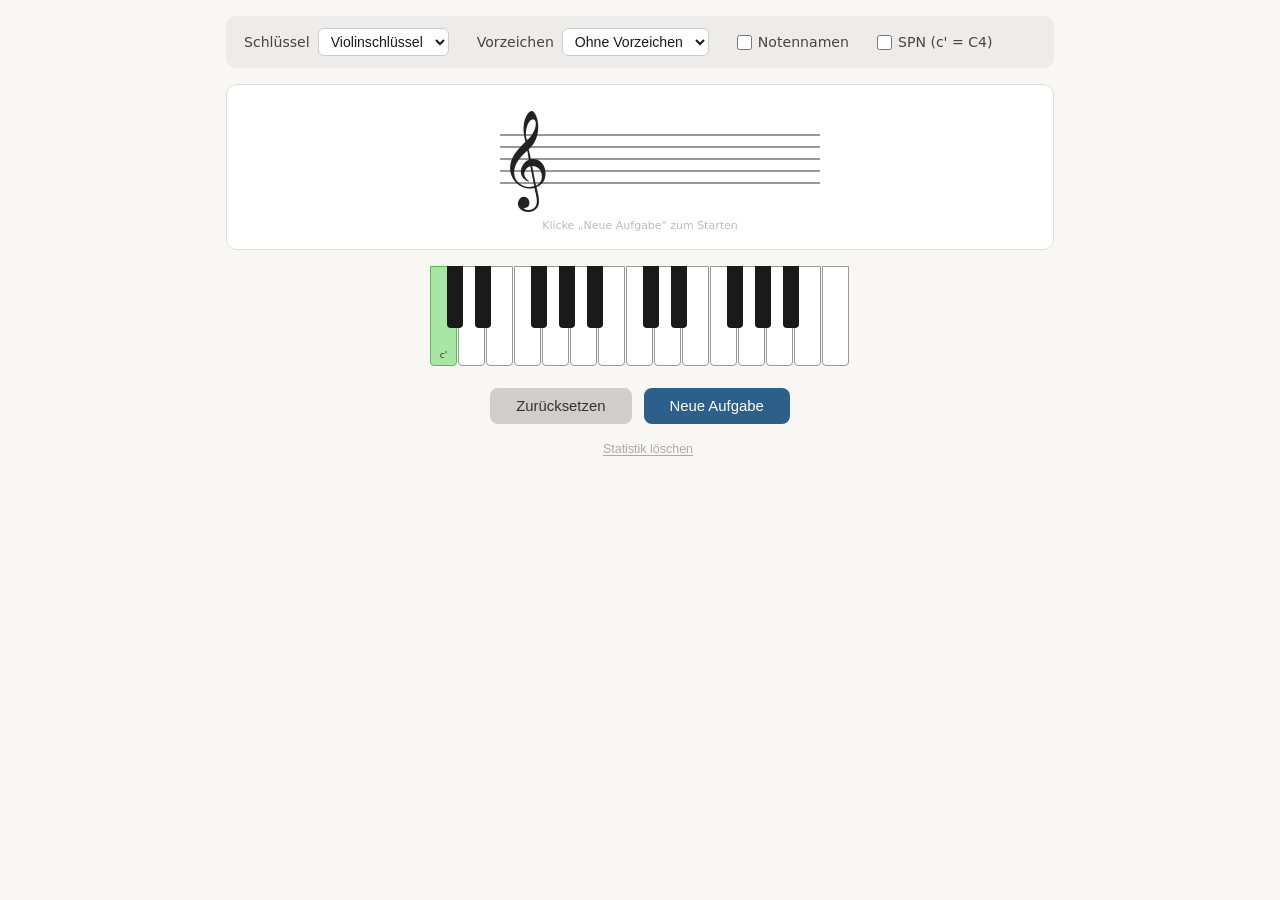
<file: toene-im-bass-und-violinschluessel/index.html>
<!DOCTYPE html>
<html lang="de">
<head>
  <meta charset="UTF-8">
  <meta name="viewport" content="width=device-width, initial-scale=1.0">
  <title>Chromatische Töne im Bass- und Violinschlüssel</title>
  <link rel="stylesheet" href="style.css">
</head>
<body>
  <div class="app">
    <section class="settings">
      <div class="setting-item">
        <label for="clef-select">Schlüssel</label>
        <select id="clef-select">
          <option value="treble">Violinschlüssel</option>
          <option value="bass">Bassschlüssel</option>
          <option value="both">Beide</option>
        </select>
      </div>
      <div class="setting-item">
        <label for="acc-select">Vorzeichen</label>
        <select id="acc-select">
          <option value="naturals">Ohne Vorzeichen</option>
          <option value="sharps">Nur Kreuze (#)</option>
          <option value="flats">Nur Bes (b)</option>
          <option value="all">Alle Töne</option>
        </select>
      </div>
      <div class="setting-item">
        <label class="checkbox-label">
          <input type="checkbox" id="show-names">
          <span>Notennamen</span>
        </label>
      </div>
      <div class="setting-item">
        <label class="checkbox-label">
          <input type="checkbox" id="intl-notation">
          <span>SPN (c' = C4)</span>
        </label>
      </div>
    </section>

    <section class="staff-section">
      <svg id="staff-svg" viewBox="0 0 420 140" xmlns="http://www.w3.org/2000/svg"></svg>
    </section>

    <section class="keyboard-section">
      <div class="keyboard-wrap">
        <div id="keyboard" class="keyboard"></div>
      </div>
    </section>

    <section class="controls">
      <button id="btn-reset" class="btn btn-secondary">Zurücksetzen</button>
      <button id="btn-new" class="btn btn-primary">Neue Aufgabe</button>
    </section>

    <section class="stats" id="stats-section" hidden>
      <span id="stats-text"></span>
      <button id="btn-stats-reset" class="stats-reset">Statistik löschen</button>
    </section>
  </div>

  <script src="script.js"></script>
</body>
</html>
</file>
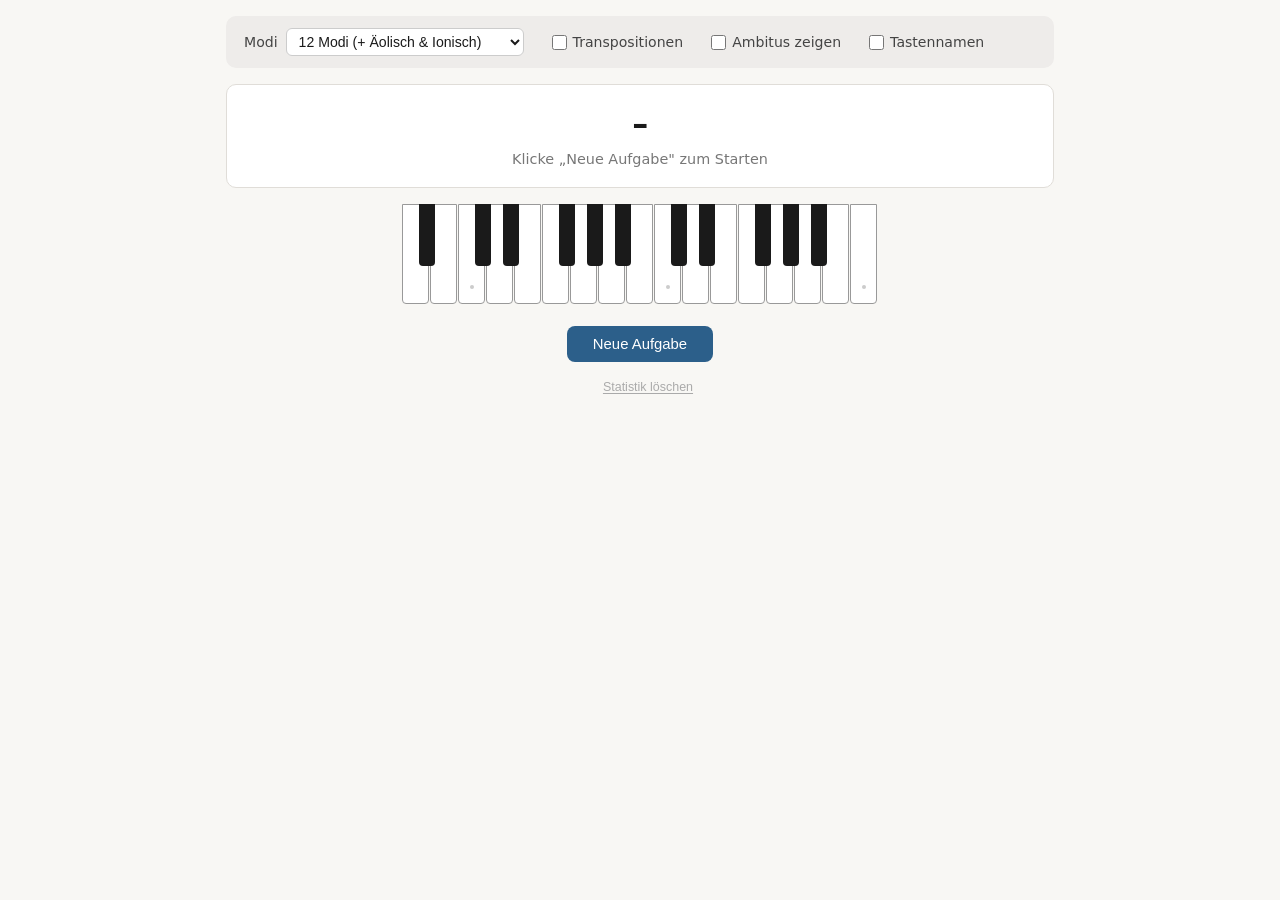
<file: tonleitern-und-skalen/index.html>
<!DOCTYPE html>
<html lang="de">
<head>
  <meta charset="UTF-8">
  <meta name="viewport" content="width=device-width, initial-scale=1.0">
  <title>Tonmaterial der Kirchentonarten</title>
  <link rel="stylesheet" href="style.css">
</head>
<body>
  <div class="app">
    <section class="settings">
      <div class="setting-item">
        <label for="mode-filter">Modi</label>
        <select id="mode-filter">
          <optgroup label="Einzelne Modi">
            <option value="m-Dorisch">Dorisch</option>
            <option value="m-Hypodorisch">Hypodorisch</option>
            <option value="m-Phrygisch">Phrygisch</option>
            <option value="m-Hypophrygisch">Hypophrygisch</option>
            <option value="m-Lydisch">Lydisch</option>
            <option value="m-Hypolydisch">Hypolydisch</option>
            <option value="m-Mixolydisch">Mixolydisch</option>
            <option value="m-Hypomixolydisch">Hypomixolydisch</option>
            <option value="m-Äolisch">Äolisch</option>
            <option value="m-Hypoäolisch">Hypoäolisch</option>
            <option value="m-Ionisch">Ionisch</option>
            <option value="m-Hypoionisch">Hypoionisch</option>
            <option value="m-Lokrisch">Lokrisch</option>
            <option value="m-Hypolokrisch">Hypolokrisch</option>
          </optgroup>
          <optgroup label="Gruppen">
            <option value="8">8 Modi (Dorisch–Mixolydisch)</option>
            <option value="12" selected>12 Modi (+ Äolisch &amp; Ionisch)</option>
            <option value="all">Alle (mit Lokrisch)</option>
          </optgroup>
        </select>
      </div>
      <div class="setting-item">
        <label class="checkbox-label">
          <input type="checkbox" id="transpositionen" autocomplete="off">
          <span>Transpositionen</span>
        </label>
      </div>
      <div class="setting-item">
        <label class="checkbox-label">
          <input type="checkbox" id="show-ambitus" autocomplete="off">
          <span>Ambitus zeigen</span>
        </label>
      </div>
      <div class="setting-item">
        <label class="checkbox-label">
          <input type="checkbox" id="show-names" autocomplete="off">
          <span>Tastennamen</span>
        </label>
      </div>
    </section>

    <section class="mode-display">
      <div class="mode-name" id="mode-name">–</div>
      <div class="mode-info" id="mode-info">Klicke „Neue Aufgabe" zum Starten</div>
    </section>

    <section class="keyboard-section">
      <div class="keyboard-wrap">
        <div id="keyboard" class="keyboard"></div>
      </div>
    </section>

    <section class="controls">
      <button id="btn-new" class="btn btn-primary">Neue Aufgabe</button>
    </section>

    <section class="stats" id="stats-section" hidden>
      <span id="stats-text"></span>
      <button id="btn-stats-reset" class="stats-reset">Statistik löschen</button>
    </section>
  </div>
  <script src="script.js"></script>
</body>
</html>
</file>
<file: toene-im-bass-und-violinschluessel/style.css>
*, *::before, *::after { box-sizing: border-box; margin: 0; padding: 0; }

body {
  font-family: system-ui, -apple-system, sans-serif;
  background: #f8f7f4;
  color: #1a1a1a;
}

.app {
  max-width: 860px;
  margin: 0 auto;
  padding: 16px;
  display: flex;
  flex-direction: column;
  gap: 16px;
}

h1 { font-size: 1.4rem; font-weight: 600; letter-spacing: -0.02em; }

/* Settings */
.settings {
  background: #eeecea;
  border-radius: 10px;
  padding: 12px 18px;
  display: flex;
  flex-wrap: wrap;
  gap: 10px 28px;
  align-items: center;
}
.setting-item { display: flex; align-items: center; gap: 8px; }
label { font-size: 0.88rem; color: #444; }
select {
  font-size: 0.88rem;
  padding: 4px 8px;
  border: 1px solid #ccc;
  border-radius: 6px;
  background: white;
  color: #1a1a1a;
  cursor: pointer;
}
.checkbox-label {
  display: flex;
  align-items: center;
  gap: 6px;
  cursor: pointer;
  font-size: 0.88rem;
  color: #444;
}
.checkbox-label input[type="checkbox"] {
  width: 15px; height: 15px;
  cursor: pointer;
  accent-color: #2c5f8a;
}

/* Staff */
.staff-section {
  background: white;
  border: 1px solid #e0ddd8;
  border-radius: 10px;
  padding: 12px 16px;
  display: flex;
  justify-content: center;
}
#staff-svg {
  width: 100%;
  max-width: 420px;
  height: auto;
  display: block;
}
.staff-line   { stroke: #333; stroke-width: 1.2; }
.ledger-line  { stroke: #333; stroke-width: 1.2; }
.clef-symbol  {
  fill: #222;
  font-family: 'Segoe UI Symbol', 'Apple Symbols', 'FreeSerif', serif;
  position: absolute;
}
.note-head    { fill: #1a1a1a; }
.note-stem    { stroke: #1a1a1a; stroke-width: 1.6; }
.accidental   {
  fill: #1a1a1a;
  font-family: 'Segoe UI Symbol', 'Apple Symbols', 'FreeSerif', serif;
}
.note-name-label {
  font-family: system-ui, sans-serif;
  font-size: 11px;
  fill: #555;
  text-anchor: middle;
}

/* Keyboard */
.keyboard-section { display: flex; justify-content: center; }
.keyboard-wrap {
  overflow-x: auto;
  padding-bottom: 6px;
  max-width: 100%;
}
.keyboard { position: relative; }

.key {
  position: absolute;
  top: 0;
  border-radius: 0 0 4px 4px;
  cursor: pointer;
  user-select: none;
  transition: background-color 0.08s;
}
.key.white {
  background: #fff;
  border: 1px solid #999;
  width: 27px;
  height: 100px;
  z-index: 1;
}
.key.black {
  background: #1a1a1a;
  width: 16px;
  height: 62px;
  z-index: 2;
}
.key.white:hover { background: #eef4ff; }
.key.black:hover { background: #3a3a3a; }
.key.middle-c    { background: #a8e6a3 !important; border-color: #5cb85c !important; }
.key.correct     { background: #a8e6a3 !important; border-color: #5cb85c !important; }
.key.incorrect   { background: #f4a582 !important; border-color: #e06030 !important; }

/* Note label on key — shown only on the correct (green) key after answering */
.key .key-label {
  display: none;
  position: absolute;
  bottom: 5px;
  left: 0; right: 0;
  text-align: center;
  font-size: 9px;
  color: #333;
  pointer-events: none;
}
.key .key-label.visible { display: block; }

/* Stats */
.stats {
  display: flex;
  align-items: center;
  justify-content: center;
  gap: 16px;
  font-size: 0.85rem;
  color: #666;
}
#stats-text { letter-spacing: 0.01em; }
.stats-reset {
  background: none;
  border: none;
  font-size: 0.78rem;
  color: #aaa;
  cursor: pointer;
  padding: 2px 4px;
  text-decoration: underline;
  text-underline-offset: 2px;
}
.stats-reset:hover { color: #555; }

/* Controls */
.controls { display: flex; gap: 12px; justify-content: center; }
.btn {
  padding: 10px 26px;
  font-size: 0.93rem;
  font-weight: 500;
  border: none;
  border-radius: 8px;
  cursor: pointer;
  transition: opacity 0.1s, transform 0.1s;
}
.btn:hover   { opacity: 0.87; }
.btn:active  { transform: scale(0.97); }
.btn-primary   { background: #2c5f8a; color: white; }
.btn-secondary { background: #d0ceca; color: #333; }
</file>
<file: tonleitern-und-skalen/style.css>
*, *::before, *::after { box-sizing: border-box; margin: 0; padding: 0; }

body {
  font-family: system-ui, -apple-system, sans-serif;
  background: #f8f7f4;
  color: #1a1a1a;
}

.app {
  max-width: 860px;
  margin: 0 auto;
  padding: 16px;
  display: flex;
  flex-direction: column;
  gap: 16px;
}

/* Einstellungen */
.settings {
  background: #eeecea;
  border-radius: 10px;
  padding: 12px 18px;
  display: flex;
  flex-wrap: wrap;
  gap: 10px 28px;
  align-items: center;
}
.setting-item { display: flex; align-items: center; gap: 8px; }
label { font-size: 0.88rem; color: #444; }
select {
  font-size: 0.88rem;
  padding: 4px 8px;
  border: 1px solid #ccc;
  border-radius: 6px;
  background: white;
  color: #1a1a1a;
  cursor: pointer;
}
.checkbox-label {
  display: flex;
  align-items: center;
  gap: 6px;
  cursor: pointer;
  font-size: 0.88rem;
  color: #444;
}
.checkbox-label input[type="checkbox"] {
  width: 15px; height: 15px;
  cursor: pointer;
  accent-color: #2c5f8a;
}

/* Modusanzeige */
.mode-display {
  background: white;
  border: 1px solid #e0ddd8;
  border-radius: 10px;
  padding: 20px 24px;
  text-align: center;
}
.mode-name {
  font-size: 2rem;
  font-weight: 700;
  letter-spacing: -0.02em;
  color: #1a1a1a;
}
.mode-info {
  margin-top: 8px;
  font-size: 0.9rem;
  color: #777;
}
.mode-info.done {
  color: #3a8a3a;
  font-weight: 600;
}

/* Tastatur */
.keyboard-section { display: flex; justify-content: center; }
.keyboard-wrap {
  overflow-x: auto;
  padding-bottom: 6px;
  max-width: 100%;
}
.keyboard { position: relative; }

.key {
  position: absolute;
  top: 0;
  border-radius: 0 0 4px 4px;
  cursor: pointer;
  user-select: none;
  transition: background-color 0.08s;
}
.key.white {
  background: #fff;
  border: 1px solid #999;
  width: 27px;
  height: 100px;
  z-index: 1;
}
.key.black {
  background: #1a1a1a;
  width: 16px;
  height: 62px;
  z-index: 2;
}
.key.white:hover  { background: #eef4ff; }
.key.black:hover  { background: #3a3a3a; }

/* Zustandsfarben */
.key.finalis   { background: #bde0f7 !important; border-color: #4a9fd4 !important; }
.key.correct   { background: #a8e6a3 !important; border-color: #5cb85c !important; }
.key.incorrect { background: #f4a582 !important; border-color: #e06030 !important; }

/* Tastennamen */
.key .key-label {
  display: none;
  position: absolute;
  bottom: 5px;
  left: 0; right: 0;
  text-align: center;
  font-size: 8px;
  color: #555;
  pointer-events: none;
  line-height: 1;
}
.keyboard.show-names .key .key-label        { display: block; }
.key.black .key-label { font-size: 7px; color: #bbb; bottom: 3px; }

/* C-Markierungen (auch ohne Tastennamen) */
.key.c-mark::after {
  content: '';
  position: absolute;
  bottom: 14px;
  left: 50%;
  transform: translateX(-50%);
  width: 4px;
  height: 4px;
  border-radius: 50%;
  background: #ccc;
  pointer-events: none;
}
.keyboard.show-names .key.c-mark::after { display: none; }

/* Statistik */
.stats {
  display: flex;
  align-items: center;
  justify-content: center;
  gap: 16px;
  font-size: 0.85rem;
  color: #666;
}
#stats-text { letter-spacing: 0.01em; }
.stats-reset {
  background: none;
  border: none;
  font-size: 0.78rem;
  color: #aaa;
  cursor: pointer;
  padding: 2px 4px;
  text-decoration: underline;
  text-underline-offset: 2px;
}
.stats-reset:hover { color: #555; }

/* Steuerung */
.controls { display: flex; gap: 12px; justify-content: center; }
.btn {
  padding: 10px 26px;
  font-size: 0.93rem;
  font-weight: 500;
  border: none;
  border-radius: 8px;
  cursor: pointer;
  transition: opacity 0.1s, transform 0.1s;
}
.btn:hover  { opacity: 0.87; }
.btn:active { transform: scale(0.97); }
.btn-primary { background: #2c5f8a; color: white; }
</file>
